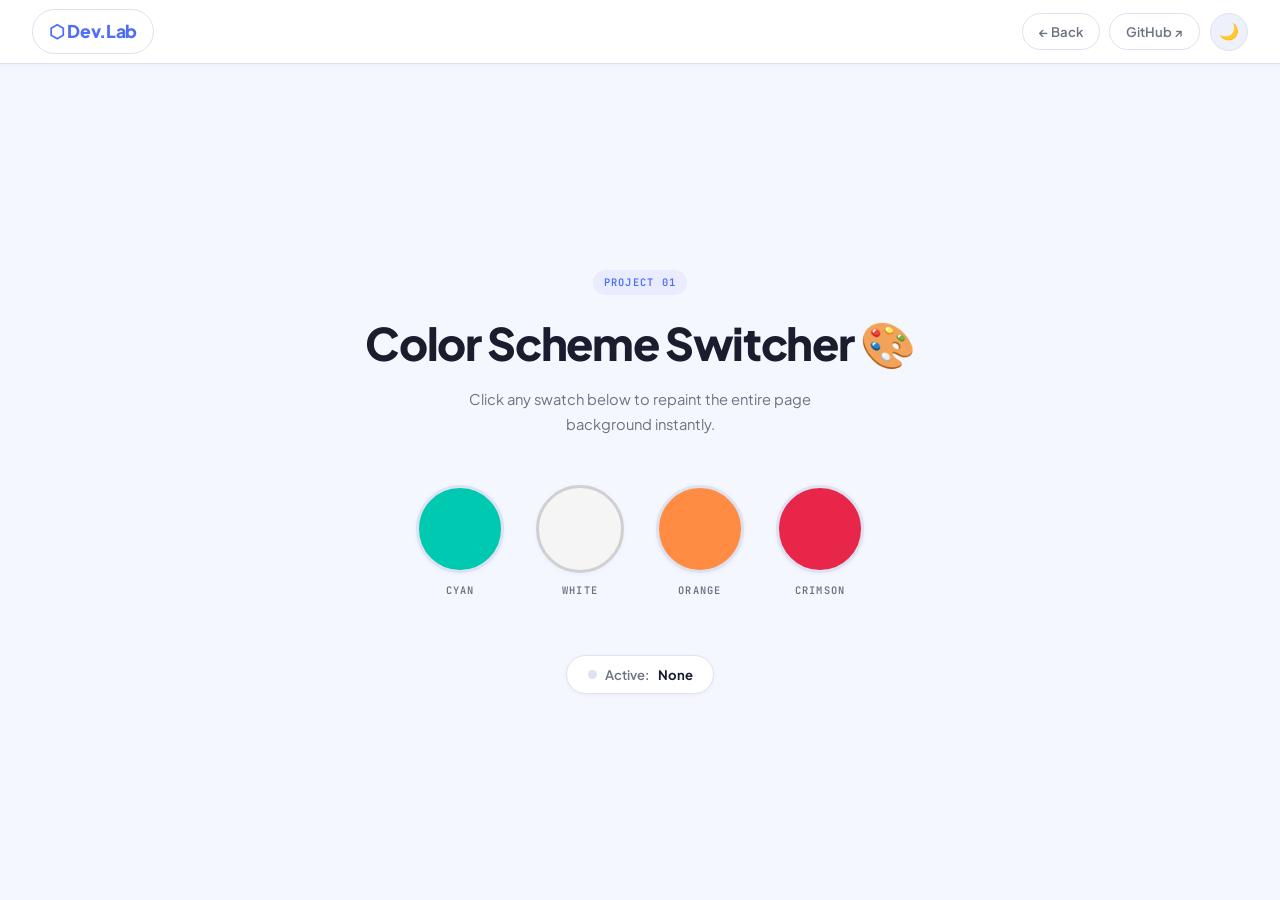
<file: 1-colorChanger/index.html>
<!DOCTYPE html>
<html lang="en" data-theme="light">

<head>
    <meta charset="UTF-8" />
    <meta name="viewport" content="width=device-width, initial-scale=1.0" />
    <link rel="stylesheet" href="../style.css" />
    <link rel="stylesheet" href="style.css" />
    <title>Color Scheme Switcher</title>
</head>

<body>
    <nav>
        <a href="../index.html" class="nav-brand">⬡ Dev.Lab</a>
        <div class="nav-links">
            <a href="../index.html">← Back</a>
            <a target="_blank" href="https://github.com/tanishka786">GitHub ↗</a>
            <button class="theme-toggle" id="themeBtn" title="Toggle dark mode">🌙</button>
        </div>
    </nav>

    <div class="page-wrap">
        <span class="tag">Project 01</span>
        <h1>Color Scheme Switcher 🎨</h1>
        <p class="subtitle">Click any swatch below to repaint the entire page background instantly.</p>

        <div class="palette">
            <div class="swatch-wrap" data-color="#00c9b1" data-name="Cyan">
                <span class="swatch" id="cyan"></span>
                <span class="swatch-label">Cyan</span>
            </div>
            <div class="swatch-wrap" data-color="#f5f5f5" data-name="White">
                <span class="swatch" id="white"></span>
                <span class="swatch-label">White</span>
            </div>
            <div class="swatch-wrap" data-color="#ff8c42" data-name="Orange">
                <span class="swatch" id="orange"></span>
                <span class="swatch-label">Orange</span>
            </div>
            <div class="swatch-wrap" data-color="#e8264a" data-name="Crimson">
                <span class="swatch" id="crimson"></span>
                <span class="swatch-label">Crimson</span>
            </div>
        </div>

        <div class="status-pill">
            <span class="status-dot" id="status-dot"></span>
            Active: <span id="current-color">None</span>
        </div>
    </div>

    <script src="script.js"></script>
    <script>
        // Theme toggle
        const btn = document.getElementById('themeBtn');
        const html = document.documentElement;
        const saved = localStorage.getItem('theme') || 'light';
        html.setAttribute('data-theme', saved);
        btn.textContent = saved === 'dark' ? '☀️' : '🌙';
        btn.addEventListener('click', () => {
            const next = html.getAttribute('data-theme') === 'dark' ? 'light' : 'dark';
            html.setAttribute('data-theme', next);
            localStorage.setItem('theme', next);
            btn.textContent = next === 'dark' ? '☀️' : '🌙';
        });
    </script>
</body>

</html>
</file>
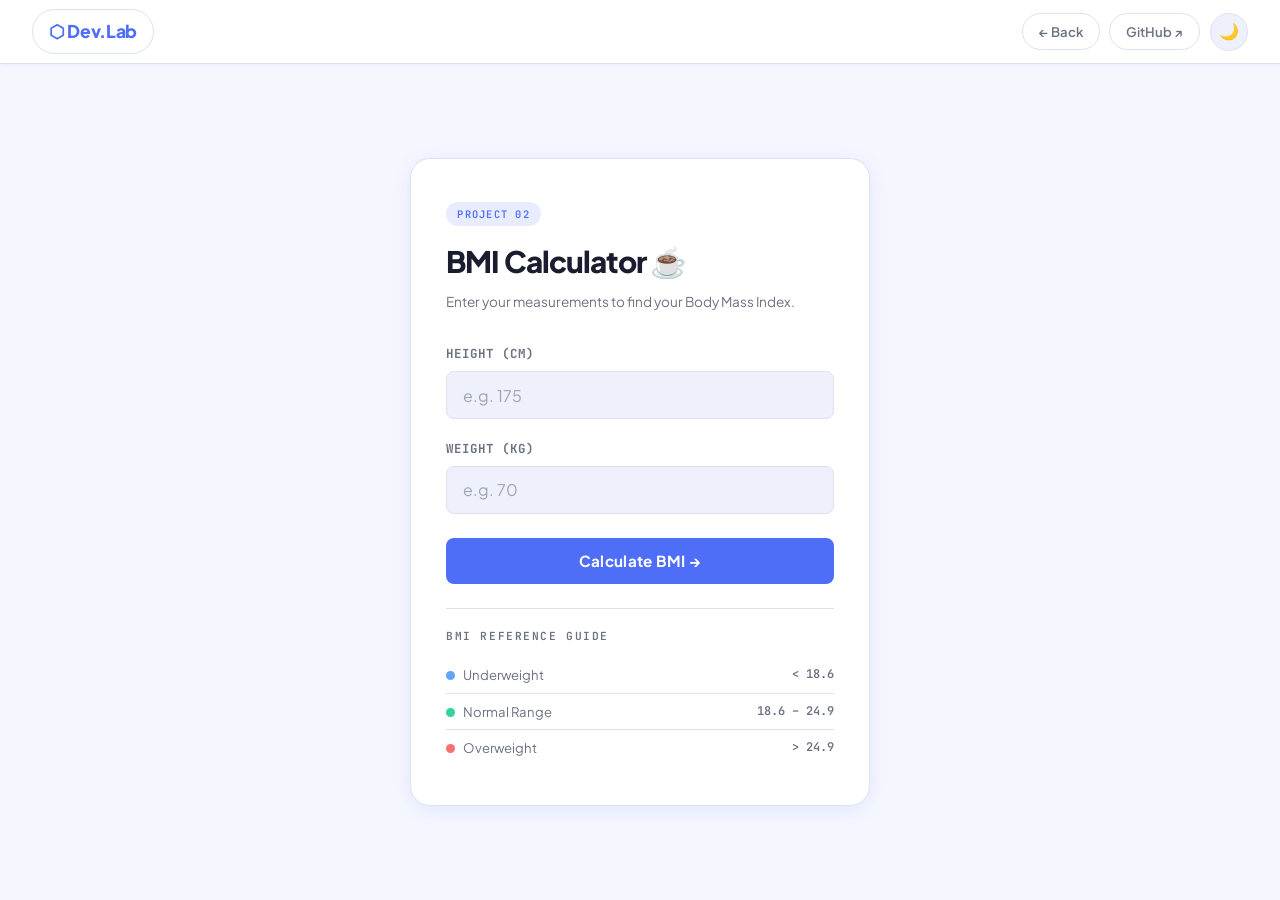
<file: 2-BMICalculator/index.html>
<!DOCTYPE html>
<html lang="en" data-theme="light">
<head>
  <meta charset="UTF-8" />
  <meta name="viewport" content="width=device-width, initial-scale=1.0" />
  <link rel="stylesheet" href="../style.css" />
  <link rel="stylesheet" href="style.css" />
  <title>BMI Calculator</title>
</head>
<body>
  <nav>
    <a href="../index.html" class="nav-brand">⬡ Dev.Lab</a>
    <div class="nav-links">
      <a href="../index.html">← Back</a>
      <a target="_blank" href="https://github.com/tanishka786">GitHub ↗</a>
      <button class="theme-toggle" id="themeBtn" title="Toggle dark mode">🌙</button>
    </div>
  </nav>

  <div class="page-wrap">
    <div class="card">
      <span class="tag">Project 02</span>
      <h1>BMI Calculator ☕</h1>
      <p class="card-sub">Enter your measurements to find your Body Mass Index.</p>

      <form id="bmi-form">
        <div class="field">
          <label for="height">Height (cm)</label>
          <input type="text" id="height" placeholder="e.g. 175" />
        </div>
        <div class="field">
          <label for="weight">Weight (kg)</label>
          <input type="text" id="weight" placeholder="e.g. 70" />
        </div>
        <button type="submit" class="calc-btn">Calculate BMI →</button>
      </form>

      <div id="results">
        <span id="bmi-value">—</span>
        <span class="result-category" id="bmi-cat"></span>
      </div>

      <div class="guide">
        <div class="guide-title">BMI Reference Guide</div>
        <div class="guide-row">
          <span><span class="dot" style="background:#60a5fa"></span>Underweight</span>
          <span>&lt; 18.6</span>
        </div>
        <div class="guide-row">
          <span><span class="dot" style="background:#34d399"></span>Normal Range</span>
          <span>18.6 – 24.9</span>
        </div>
        <div class="guide-row">
          <span><span class="dot" style="background:#f87171"></span>Overweight</span>
          <span>&gt; 24.9</span>
        </div>
      </div>
    </div>
  </div>

  <script src="script.js"></script>
  <script>
    const btn = document.getElementById('themeBtn');
    const html = document.documentElement;
    const saved = localStorage.getItem('theme') || 'light';
    html.setAttribute('data-theme', saved);
    btn.textContent = saved === 'dark' ? '☀️' : '🌙';
    btn.addEventListener('click', () => {
      const next = html.getAttribute('data-theme') === 'dark' ? 'light' : 'dark';
      html.setAttribute('data-theme', next);
      localStorage.setItem('theme', next);
      btn.textContent = next === 'dark' ? '☀️' : '🌙';
    });
  </script>
</body>
</html>
</file>
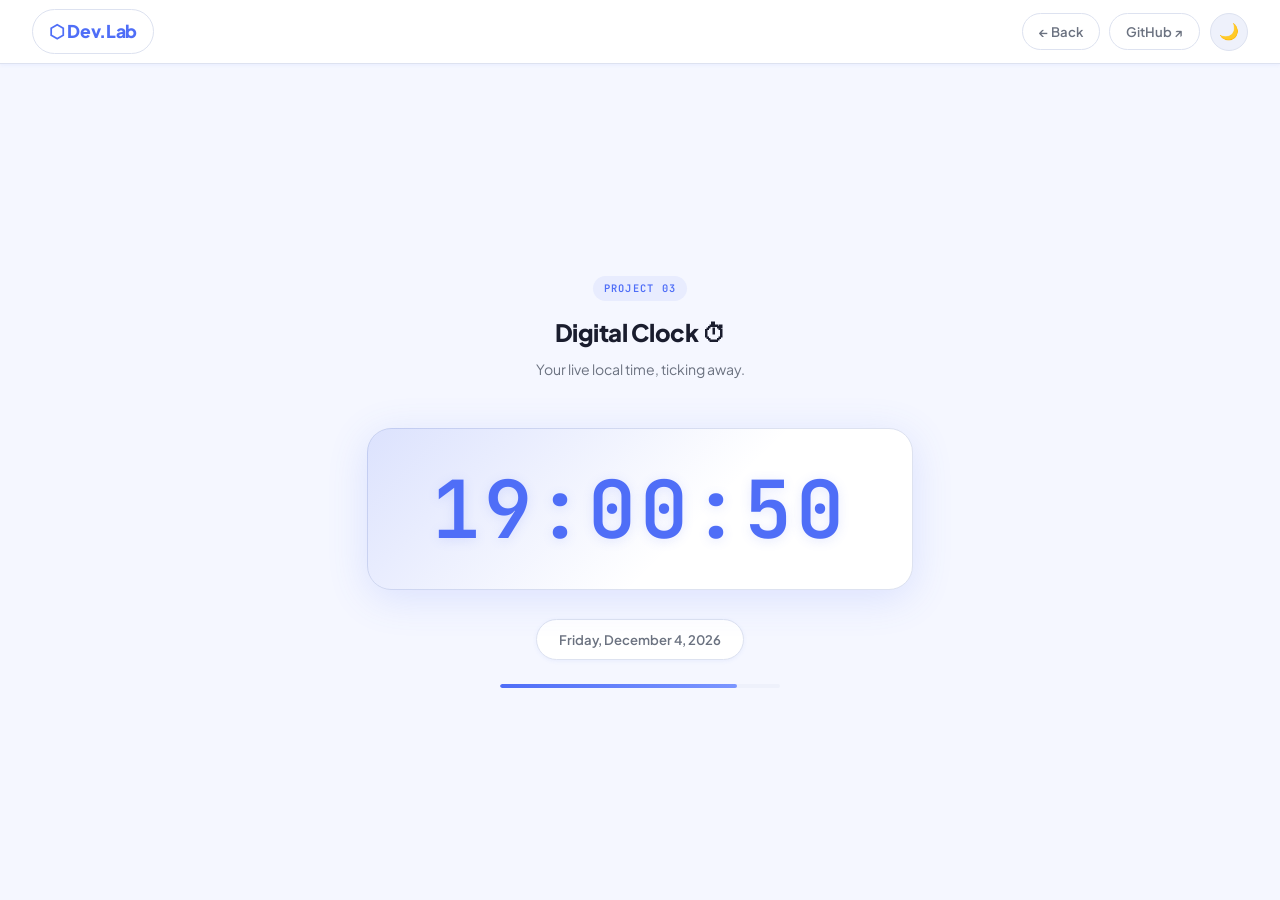
<file: 3-DigitalClock/index.html>
<!DOCTYPE html>
<html lang="en" data-theme="light">
<head>
  <meta charset="UTF-8" />
  <meta name="viewport" content="width=device-width, initial-scale=1.0" />
  <link rel="stylesheet" href="../style.css" />
  <link rel="stylesheet" href="style.css" />
  <title>Digital Clock</title>
</head>
<body>
  <nav>
    <a href="../index.html" class="nav-brand">⬡ Dev.Lab</a>
    <div class="nav-links">
      <a href="../index.html">← Back</a>
      <a target="_blank" href="https://github.com/tanishka786">GitHub ↗</a>
      <button class="theme-toggle" id="themeBtn" title="Toggle dark mode">🌙</button>
    </div>
  </nav>

  <div class="page-wrap">
    <span class="tag">Project 03</span>
    <h1>Digital Clock ⏱</h1>
    <p class="clock-desc">Your live local time, ticking away.</p>

    <div class="clock-card">
      <div id="clock">00:00:00</div>
    </div>

    <div class="date-badge" id="date-text">Loading...</div>

    <div class="seconds-bar-wrap">
      <div class="seconds-bar" id="seconds-bar" style="width:0%"></div>
    </div>
  </div>

  <script src="script.js"></script>
  <script>
    const btn = document.getElementById('themeBtn');
    const html = document.documentElement;
    const saved = localStorage.getItem('theme') || 'light';
    html.setAttribute('data-theme', saved);
    btn.textContent = saved === 'dark' ? '☀️' : '🌙';
    btn.addEventListener('click', () => {
      const next = html.getAttribute('data-theme') === 'dark' ? 'light' : 'dark';
      html.setAttribute('data-theme', next);
      localStorage.setItem('theme', next);
      btn.textContent = next === 'dark' ? '☀️' : '🌙';
    });
  </script>
</body>
</html>
</file>
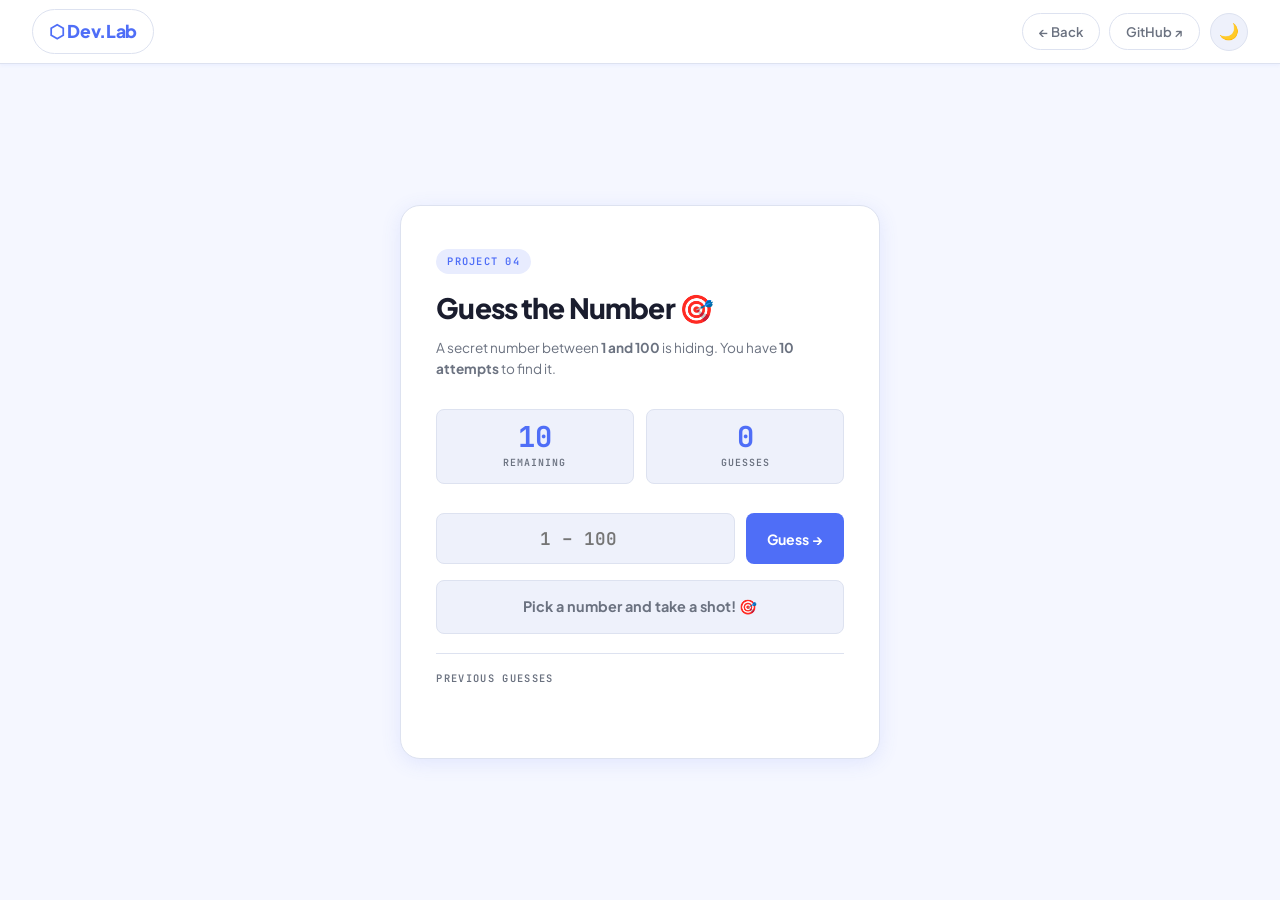
<file: 4-GuessTheNumber/index.html>
<!DOCTYPE html>
<html lang="en" data-theme="light">
<head>
  <meta charset="UTF-8">
  <meta name="viewport" content="width=device-width, initial-scale=1.0">
  <title>Number Guessing Game</title>
  <link rel="stylesheet" href="../style.css">
  <link rel="stylesheet" href="style.css">
</head>
<body>
  <nav>
    <a href="../index.html" class="nav-brand">⬡ Dev.Lab</a>
    <div class="nav-links">
      <a href="../index.html">← Back</a>
      <a target="_blank" href="https://github.com/tanishka786">GitHub ↗</a>
      <button class="theme-toggle" id="themeBtn" title="Toggle dark mode">🌙</button>
    </div>
  </nav>

  <div class="page-wrap">
    <div class="game-card">
      <span class="tag">Project 04</span>
      <h1>Guess the Number 🎯</h1>
      <p class="game-desc">A secret number between <strong>1 and 100</strong> is hiding. You have <strong>10 attempts</strong> to find it.</p>

      <div class="stats-row">
        <div class="stat-box">
          <div class="stat-num" id="remaining-count">10</div>
          <div class="stat-label">Remaining</div>
        </div>
        <div class="stat-box">
          <div class="stat-num" id="guess-count">0</div>
          <div class="stat-label">Guesses</div>
        </div>
      </div>

      <div class="input-row">
        <input type="number" id="guessField" placeholder="1 – 100" min="1" max="100" />
        <input type="submit" id="subt" value="Guess →" class="guessSubmit" />
      </div>

      <div class="message-box" id="message">Pick a number and take a shot! 🎯</div>

      <div class="guesses-section">
        <div class="guesses-label">Previous Guesses</div>
        <div class="chips-wrap" id="chips"></div>
        <p class="lowOrHi" style="display:none"></p>
      </div>

      <div class="resultParas"></div>
      <button id="restart-btn">↺ Start New Game</button>
    </div>
  </div>

  <script src="script.js"></script>
  <script>
    const btn = document.getElementById('themeBtn');
    const html = document.documentElement;
    const saved = localStorage.getItem('theme') || 'light';
    html.setAttribute('data-theme', saved);
    btn.textContent = saved === 'dark' ? '☀️' : '🌙';
    btn.addEventListener('click', () => {
      const next = html.getAttribute('data-theme') === 'dark' ? 'light' : 'dark';
      html.setAttribute('data-theme', next);
      localStorage.setItem('theme', next);
      btn.textContent = next === 'dark' ? '☀️' : '🌙';
    });
  </script>
</body>
</html>
</file>
<file: style.css>
/* ============================================================
   GLOBAL SHARED STYLES — style.css
   Light mode by default. Dark mode via [data-theme="dark"]
   ============================================================ */

@import url('https://fonts.googleapis.com/css2?family=Plus+Jakarta+Sans:wght@400;500;600;700;800&family=JetBrains+Mono:wght@400;600&display=swap');

/* ── CSS Variables ── */
:root {
  --bg: #f5f7ff;
  --surface: #ffffff;
  --surface2: #eef1fb;
  --border: #dde2f0;
  --text: #1a1d2e;
  --text-muted: #6b7280;
  --accent: #4f6ef7;
  --accent-light: #e8ecfe;
  --accent-hover: #3a57e8;
  --success: #10b981;
  --warning: #f59e0b;
  --danger: #ef4444;
  --shadow-sm: 0 1px 4px rgba(79, 110, 247, 0.08);
  --shadow-md: 0 4px 20px rgba(79, 110, 247, 0.12);
  --shadow-lg: 0 8px 40px rgba(79, 110, 247, 0.16);
  --radius: 14px;
  --radius-sm: 8px;
  --nav-height: 64px;
  --font: 'Plus Jakarta Sans', sans-serif;
  --font-mono: 'JetBrains Mono', monospace;
  --transition: all 0.25s ease;
}

/* ── Dark Mode ── */
[data-theme="dark"] {
  --bg: #0f1117;
  --surface: #1a1d2e;
  --surface2: #232740;
  --border: #2e3350;
  --text: #e8eaf6;
  --text-muted: #8b93b0;
  --accent: #6b83f8;
  --accent-light: #1e2240;
  --accent-hover: #7d93ff;
  --shadow-sm: 0 1px 4px rgba(0, 0, 0, 0.3);
  --shadow-md: 0 4px 20px rgba(0, 0, 0, 0.4);
  --shadow-lg: 0 8px 40px rgba(0, 0, 0, 0.5);
}

/* ── Reset ── */
*,
*::before,
*::after {
  box-sizing: border-box;
  margin: 0;
  padding: 0;
}

html {
  scroll-behavior: smooth;
}

body {
  font-family: var(--font);
  background-color: var(--bg);
  color: var(--text);
  min-height: 100vh;
  transition: background-color 0.3s ease, color 0.3s ease;
  line-height: 1.6;
}

/* ── NAV ── */
nav {
  display: flex;
  align-items: center;
  justify-content: space-between;
  padding: 0 2rem;
  height: var(--nav-height);
  background: var(--surface);
  border-bottom: 1px solid var(--border);
  box-shadow: var(--shadow-sm);
  position: sticky;
  top: 0;
  z-index: 999;
  transition: var(--transition);
}

.nav-brand {
  font-size: 1.1rem;
  font-weight: 800;
  color: var(--accent);
  text-decoration: none;
  letter-spacing: -0.02em;
  display: flex;
  align-items: center;
  gap: 0.4rem;
}

.nav-links {
  display: flex;
  align-items: center;
  gap: 0.6rem;
}

nav a {
  display: inline-flex;
  align-items: center;
  padding: 0.45rem 1rem;
  border-radius: 999px;
  border: 1.5px solid var(--border);
  text-decoration: none;
  color: var(--text-muted);
  font-size: 0.82rem;
  font-weight: 600;
  transition: var(--transition);
  background: transparent;
}

nav a:hover,
nav a[aria-current='page'] {
  color: var(--accent);
  background: var(--accent-light);
  border-color: var(--accent);
}

/* ── Dark Mode Toggle Button ── */
.theme-toggle {
  display: inline-flex;
  align-items: center;
  justify-content: center;
  width: 38px;
  height: 38px;
  border-radius: 50%;
  border: 1.5px solid var(--border);
  background: var(--surface2);
  cursor: pointer;
  font-size: 1rem;
  color: var(--text-muted);
  transition: var(--transition);
  flex-shrink: 0;
}

.theme-toggle:hover {
  background: var(--accent-light);
  border-color: var(--accent);
  color: var(--accent);
}

/* ── Utility ── */
.tag {
  display: inline-block;
  font-family: var(--font-mono);
  font-size: 0.65rem;
  letter-spacing: 0.12em;
  text-transform: uppercase;
  color: var(--accent);
  background: var(--accent-light);
  padding: 0.25rem 0.7rem;
  border-radius: 999px;
  font-weight: 600;
  margin-bottom: 0.75rem;
}


.copyright {
  width: 100%;
  text-align: center;
  padding: 25px 0;
  background: #1a1c2f;
  font-weight: 300;
  margin-top: 20px;
}

.fa-solid.fa-heart {
  color: crimson;
}

.fa-solid.fa-wand-magic-sparkles {
  color: aqua;
}

.fa-regular.fa-hand-peace {
  color: burlywood;
}
</file>
<file: 1-colorChanger/style.css>
/* ============================================================
   COLOR CHANGER — style.css
   Light mode default. Dark mode via [data-theme="dark"]
   ============================================================ */

.page-wrap {
    display: flex;
    flex-direction: column;
    align-items: center;
    justify-content: center;
    min-height: calc(100vh - 64px);
    padding: 2rem;
    text-align: center;
}

h1 {
    font-size: clamp(1.8rem, 4vw, 2.8rem);
    font-weight: 800;
    letter-spacing: -0.03em;
    color: var(--text);
    margin-bottom: 0.5rem;
}

.subtitle {
    color: var(--text-muted);
    font-size: 0.92rem;
    max-width: 360px;
    line-height: 1.7;
    margin-bottom: 3rem;
}

/* ── Swatch palette ── */
.palette {
    display: flex;
    gap: 2rem;
    flex-wrap: wrap;
    justify-content: center;
    margin-bottom: 1rem;
}

.swatch-wrap {
    display: flex;
    flex-direction: column;
    align-items: center;
    gap: 0.6rem;
    cursor: pointer;
}

.swatch {
    width: 88px;
    height: 88px;
    border-radius: 50%;
    border: 3px solid var(--border);
    cursor: pointer;
    transition: all 0.28s ease;
    box-shadow: var(--shadow-sm);
    position: relative;
}

.swatch:hover {
    transform: scale(1.12) translateY(-5px);
    box-shadow: 0 12px 28px rgba(0, 0, 0, 0.18);
    border-color: transparent;
}

.swatch.active {
    border-color: var(--accent);
    box-shadow: 0 0 0 4px var(--accent-light), 0 8px 24px rgba(0, 0, 0, 0.14);
    transform: scale(1.08) translateY(-4px);
}

.swatch-label {
    font-family: var(--font-mono);
    font-size: 0.65rem;
    letter-spacing: 0.12em;
    text-transform: uppercase;
    color: var(--text-muted);
    font-weight: 600;
}

/* swatch colors */
#cyan {
    background: #00c9b1;
}

#white {
    background: #f5f5f5;
    border-color: #d0d0d0;
}

#orange {
    background: #ff8c42;
}

#crimson {
    background: #e8264a;
}

/* ── Status pill ── */
.status-pill {
    margin-top: 2.5rem;
    display: inline-flex;
    align-items: center;
    gap: 0.5rem;
    padding: 0.5rem 1.3rem;
    background: var(--surface);
    border: 1.5px solid var(--border);
    border-radius: 999px;
    font-size: 0.82rem;
    font-weight: 600;
    color: var(--text-muted);
    box-shadow: var(--shadow-sm);
    transition: all 0.3s ease;
}

.status-dot {
    width: 9px;
    height: 9px;
    border-radius: 50%;
    background: var(--border);
    transition: background 0.3s ease;
}

#current-color {
    color: var(--text);
    font-weight: 700;
}
</file>
<file: 2-BMICalculator/style.css>
/* ============================================================
   BMI CALCULATOR — style.css
   Light mode default. Dark mode via [data-theme="dark"]
   ============================================================ */

.page-wrap {
  display: flex;
  align-items: center;
  justify-content: center;
  min-height: calc(100vh - 64px);
  padding: 2rem;
}

.card {
  width: 100%;
  max-width: 460px;
  background: var(--surface);
  border: 1.5px solid var(--border);
  border-radius: 20px;
  padding: 2.5rem 2.2rem;
  box-shadow: var(--shadow-md);
  transition: background 0.3s ease, border-color 0.3s ease;
}

h1 {
  font-size: 1.85rem;
  font-weight: 800;
  letter-spacing: -0.03em;
  color: var(--text);
  margin-bottom: 0.3rem;
}

.card-sub {
  font-size: 0.85rem;
  color: var(--text-muted);
  margin-bottom: 2rem;
}

/* ── Form fields ── */
.field {
  margin-bottom: 1.2rem;
}

.field label {
  display: block;
  font-size: 0.78rem;
  font-weight: 700;
  font-family: var(--font-mono);
  letter-spacing: 0.08em;
  text-transform: uppercase;
  color: var(--text-muted);
  margin-bottom: 0.45rem;
}

.field input[type="text"] {
  width: 100%;
  padding: 0.78rem 1rem;
  font-size: 1rem;
  font-family: var(--font);
  background: var(--surface2);
  border: 1.5px solid var(--border);
  border-radius: var(--radius-sm);
  color: var(--text);
  outline: none;
  transition: all 0.22s ease;
}

.field input[type="text"]:focus {
  border-color: var(--accent);
  background: var(--accent-light);
  box-shadow: 0 0 0 3px rgba(79,110,247,0.1);
}

.field input[type="text"]::placeholder {
  color: var(--text-muted);
  opacity: 0.6;
}

/* ── Button ── */
.calc-btn {
  width: 100%;
  padding: 0.85rem;
  background: var(--accent);
  color: #fff;
  border: none;
  border-radius: var(--radius-sm);
  font-family: var(--font);
  font-size: 0.95rem;
  font-weight: 700;
  cursor: pointer;
  letter-spacing: 0.02em;
  transition: all 0.22s ease;
  margin-top: 0.3rem;
}

.calc-btn:hover {
  background: var(--accent-hover);
  transform: translateY(-2px);
  box-shadow: 0 6px 20px rgba(79,110,247,0.3);
}

.calc-btn:active {
  transform: translateY(0);
}

/* ── Result ── */
#results {
  margin-top: 1.5rem;
  padding: 1.2rem;
  border-radius: var(--radius-sm);
  background: var(--surface2);
  border: 1.5px solid var(--border);
  text-align: center;
  font-size: 1.3rem;
  font-weight: 800;
  color: var(--accent);
  display: none;
  animation: fadeIn 0.3s ease;
}

#results.show { display: block; }

@keyframes fadeIn {
  from { opacity: 0; transform: translateY(8px); }
  to   { opacity: 1; transform: translateY(0); }
}

#results .result-category {
  display: block;
  font-size: 0.72rem;
  font-family: var(--font-mono);
  letter-spacing: 0.12em;
  text-transform: uppercase;
  color: var(--text-muted);
  font-weight: 600;
  margin-top: 0.25rem;
}

/* ── Weight Guide ── */
.guide {
  margin-top: 1.5rem;
  padding-top: 1.2rem;
  border-top: 1.5px solid var(--border);
}

.guide-title {
  font-size: 0.7rem;
  font-family: var(--font-mono);
  letter-spacing: 0.14em;
  text-transform: uppercase;
  color: var(--text-muted);
  margin-bottom: 0.7rem;
  font-weight: 600;
}

.guide-row {
  display: flex;
  justify-content: space-between;
  align-items: center;
  padding: 0.45rem 0;
  font-size: 0.82rem;
  color: var(--text-muted);
  border-bottom: 1px solid var(--border);
}

.guide-row:last-child { border-bottom: none; }

.guide-row .dot {
  width: 9px; height: 9px;
  border-radius: 50%;
  display: inline-block;
  margin-right: 0.5rem;
  flex-shrink: 0;
}

.guide-row span:last-child {
  font-family: var(--font-mono);
  font-size: 0.75rem;
  font-weight: 600;
}
</file>
<file: 3-DigitalClock/style.css>
/* ============================================================
   DIGITAL CLOCK — style.css
   Light mode default. Dark mode via [data-theme="dark"]
   ============================================================ */

.page-wrap {
    display: flex;
    flex-direction: column;
    align-items: center;
    justify-content: center;
    min-height: calc(100vh - 64px);
    padding: 2rem;
    text-align: center;
}

h1 {
    font-size: 1.5rem;
    font-weight: 800;
    letter-spacing: -0.02em;
    color: var(--text);
    margin-bottom: 0.4rem;
}

.clock-desc {
    color: var(--text-muted);
    font-size: 0.88rem;
    margin-bottom: 3rem;
}

/* ── Clock Display ── */
.clock-card {
    background: var(--surface);
    border: 1.5px solid var(--border);
    border-radius: 24px;
    padding: 2.5rem 4rem;
    box-shadow: var(--shadow-lg);
    margin-bottom: 1.8rem;
    position: relative;
    transition: background 0.3s ease;
}

.clock-card::before {
    content: '';
    position: absolute;
    inset: -1px;
    border-radius: 25px;
    background: linear-gradient(135deg, rgba(79, 110, 247, 0.2), transparent 60%);
    pointer-events: none;
}

#clock {
    font-family: var(--font-mono);
    font-size: clamp(2.8rem, 8vw, 5rem);
    font-weight: 600;
    letter-spacing: 0.05em;
    color: var(--accent);
    line-height: 1;
    text-shadow: 0 2px 12px rgba(79, 110, 247, 0.15);
}

/* ── Colon blink ── */
.colon {
    animation: blink 1s step-start infinite;
}

@keyframes blink {

    0%,
    100% {
        opacity: 1;
    }

    50% {
        opacity: 0.3;
    }
}

/* ── Date ── */
.date-badge {
    display: inline-flex;
    align-items: center;
    gap: 0.5rem;
    padding: 0.55rem 1.4rem;
    background: var(--surface);
    border: 1.5px solid var(--border);
    border-radius: 999px;
    font-size: 0.82rem;
    font-weight: 600;
    color: var(--text-muted);
    box-shadow: var(--shadow-sm);
}

/* ── Seconds progress bar ── */
.seconds-bar-wrap {
    width: 280px;
    margin: 1.5rem auto 0;
    height: 4px;
    background: var(--surface2);
    border-radius: 999px;
    overflow: hidden;
}

.seconds-bar {
    height: 100%;
    background: linear-gradient(90deg, var(--accent), #7b96ff);
    border-radius: 999px;
    transition: width 0.95s linear;
}
</file>
<file: 4-GuessTheNumber/style.css>
/* ============================================================
   GUESS THE NUMBER — style.css
   Light mode default. Dark mode via [data-theme="dark"]
   ============================================================ */

.page-wrap {
  display: flex;
  align-items: center;
  justify-content: center;
  min-height: calc(100vh - 64px);
  padding: 2rem;
}

.game-card {
  width: 100%;
  max-width: 480px;
  background: var(--surface);
  border: 1.5px solid var(--border);
  border-radius: 20px;
  padding: 2.5rem 2.2rem 2rem;
  box-shadow: var(--shadow-md);
  transition: background 0.3s ease;
}

h1 {
  font-size: 1.75rem;
  font-weight: 800;
  letter-spacing: -0.03em;
  color: var(--text);
  margin-bottom: 0.4rem;
}

.game-desc {
  font-size: 0.85rem;
  color: var(--text-muted);
  line-height: 1.6;
  margin-bottom: 1.8rem;
}

/* ── Stats ── */
.stats-row {
  display: flex;
  gap: 0.8rem;
  margin-bottom: 1.8rem;
}

.stat-box {
  flex: 1;
  background: var(--surface2);
  border: 1.5px solid var(--border);
  border-radius: var(--radius-sm);
  padding: 0.8rem;
  text-align: center;
}

.stat-num {
  font-family: var(--font-mono);
  font-size: 1.8rem;
  font-weight: 700;
  color: var(--accent);
  line-height: 1;
}

.stat-label {
  font-size: 0.62rem;
  font-family: var(--font-mono);
  letter-spacing: 0.1em;
  text-transform: uppercase;
  color: var(--text-muted);
  font-weight: 600;
  margin-top: 0.2rem;
}

/* ── Input row ── */
.input-row {
  display: flex;
  gap: 0.7rem;
  margin-bottom: 1rem;
}

#guessField {
  flex: 1;
  padding: 0.8rem 1rem;
  font-size: 1.1rem;
  font-family: var(--font-mono);
  font-weight: 600;
  background: var(--surface2);
  border: 1.5px solid var(--border);
  border-radius: var(--radius-sm);
  color: var(--text);
  outline: none;
  text-align: center;
  transition: all 0.22s ease;
}

#guessField:focus {
  border-color: var(--accent);
  background: var(--accent-light);
  box-shadow: 0 0 0 3px rgba(79,110,247,0.1);
}

#guessField:disabled { opacity: 0.5; cursor: not-allowed; }

#subt {
  padding: 0.8rem 1.3rem;
  background: var(--accent);
  color: #fff;
  border: none;
  border-radius: var(--radius-sm);
  font-family: var(--font);
  font-size: 0.88rem;
  font-weight: 700;
  cursor: pointer;
  white-space: nowrap;
  transition: all 0.22s ease;
}

#subt:hover { background: var(--accent-hover); transform: translateY(-2px); box-shadow: 0 6px 16px rgba(79,110,247,0.3); }
#subt:disabled { opacity: 0.45; cursor: not-allowed; transform: none; box-shadow: none; }

/* ── Message box ── */
.message-box {
  padding: 0.9rem 1rem;
  border-radius: var(--radius-sm);
  background: var(--surface2);
  border: 1.5px solid var(--border);
  text-align: center;
  font-size: 0.9rem;
  font-weight: 700;
  color: var(--text-muted);
  margin-bottom: 1.2rem;
  min-height: 50px;
  display: flex;
  align-items: center;
  justify-content: center;
  transition: all 0.25s ease;
}

.message-box.win     { border-color: var(--success); color: var(--success); background: rgba(16,185,129,0.07); }
.message-box.lose    { border-color: var(--danger);  color: var(--danger);  background: rgba(239,68,68,0.07); }
.message-box.low     { border-color: #60a5fa; color: #60a5fa; background: rgba(96,165,250,0.07); }
.message-box.high    { border-color: var(--warning); color: var(--warning); background: rgba(245,158,11,0.07); }

/* ── Previous guesses ── */
.guesses-section {
  border-top: 1.5px solid var(--border);
  padding-top: 1rem;
}

.guesses-label {
  font-size: 0.65rem;
  font-family: var(--font-mono);
  letter-spacing: 0.13em;
  text-transform: uppercase;
  color: var(--text-muted);
  font-weight: 600;
  margin-bottom: 0.6rem;
}

.chips-wrap {
  display: flex;
  flex-wrap: wrap;
  gap: 0.35rem;
  min-height: 30px;
}

.chip {
  font-family: var(--font-mono);
  font-size: 0.75rem;
  font-weight: 600;
  padding: 0.25rem 0.65rem;
  background: var(--surface2);
  border: 1.5px solid var(--border);
  border-radius: 999px;
  color: var(--text-muted);
}

/* ── New game button ── */
#restart-btn {
  display: none;
  width: 100%;
  margin-top: 1rem;
  padding: 0.85rem;
  background: transparent;
  border: 1.5px solid var(--accent);
  border-radius: var(--radius-sm);
  color: var(--accent);
  font-family: var(--font);
  font-size: 0.9rem;
  font-weight: 700;
  cursor: pointer;
  transition: all 0.22s ease;
}

#restart-btn:hover { background: var(--accent-light); }
#restart-btn.show  { display: block; }
</file>
